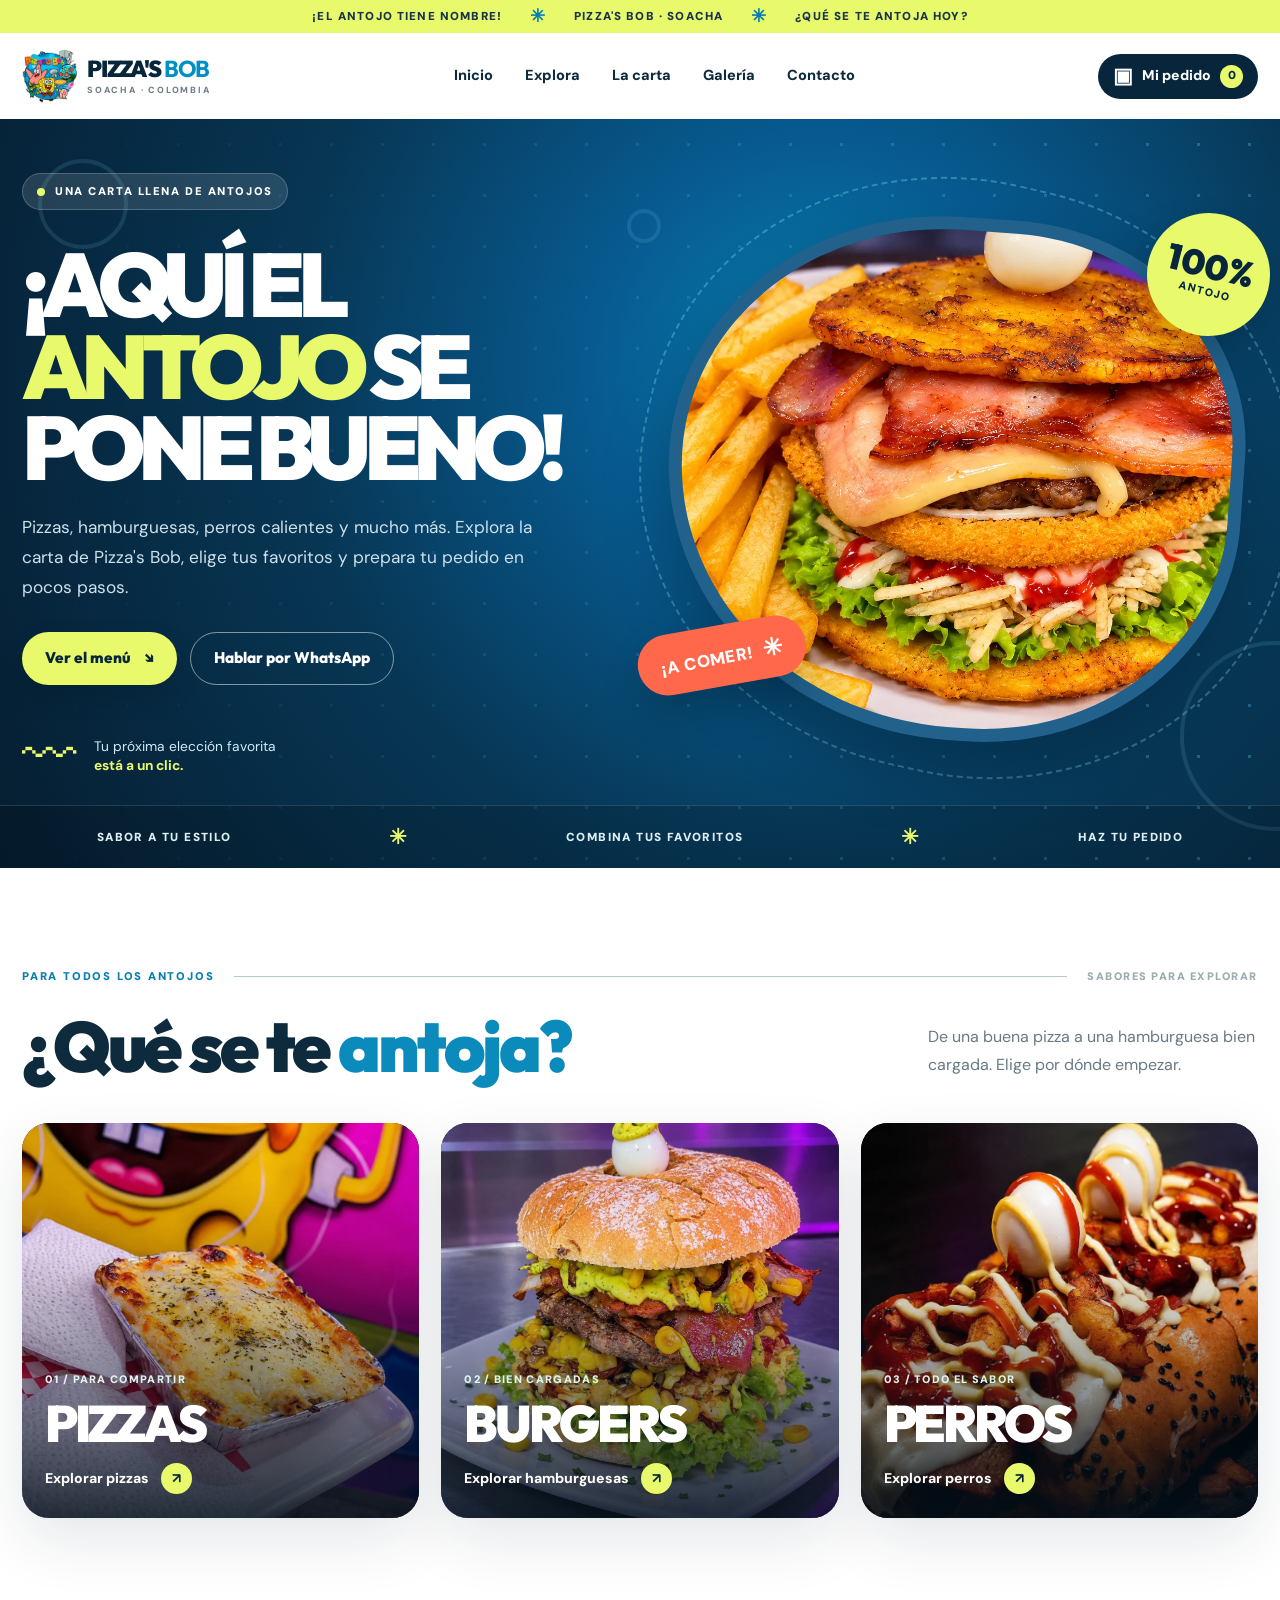
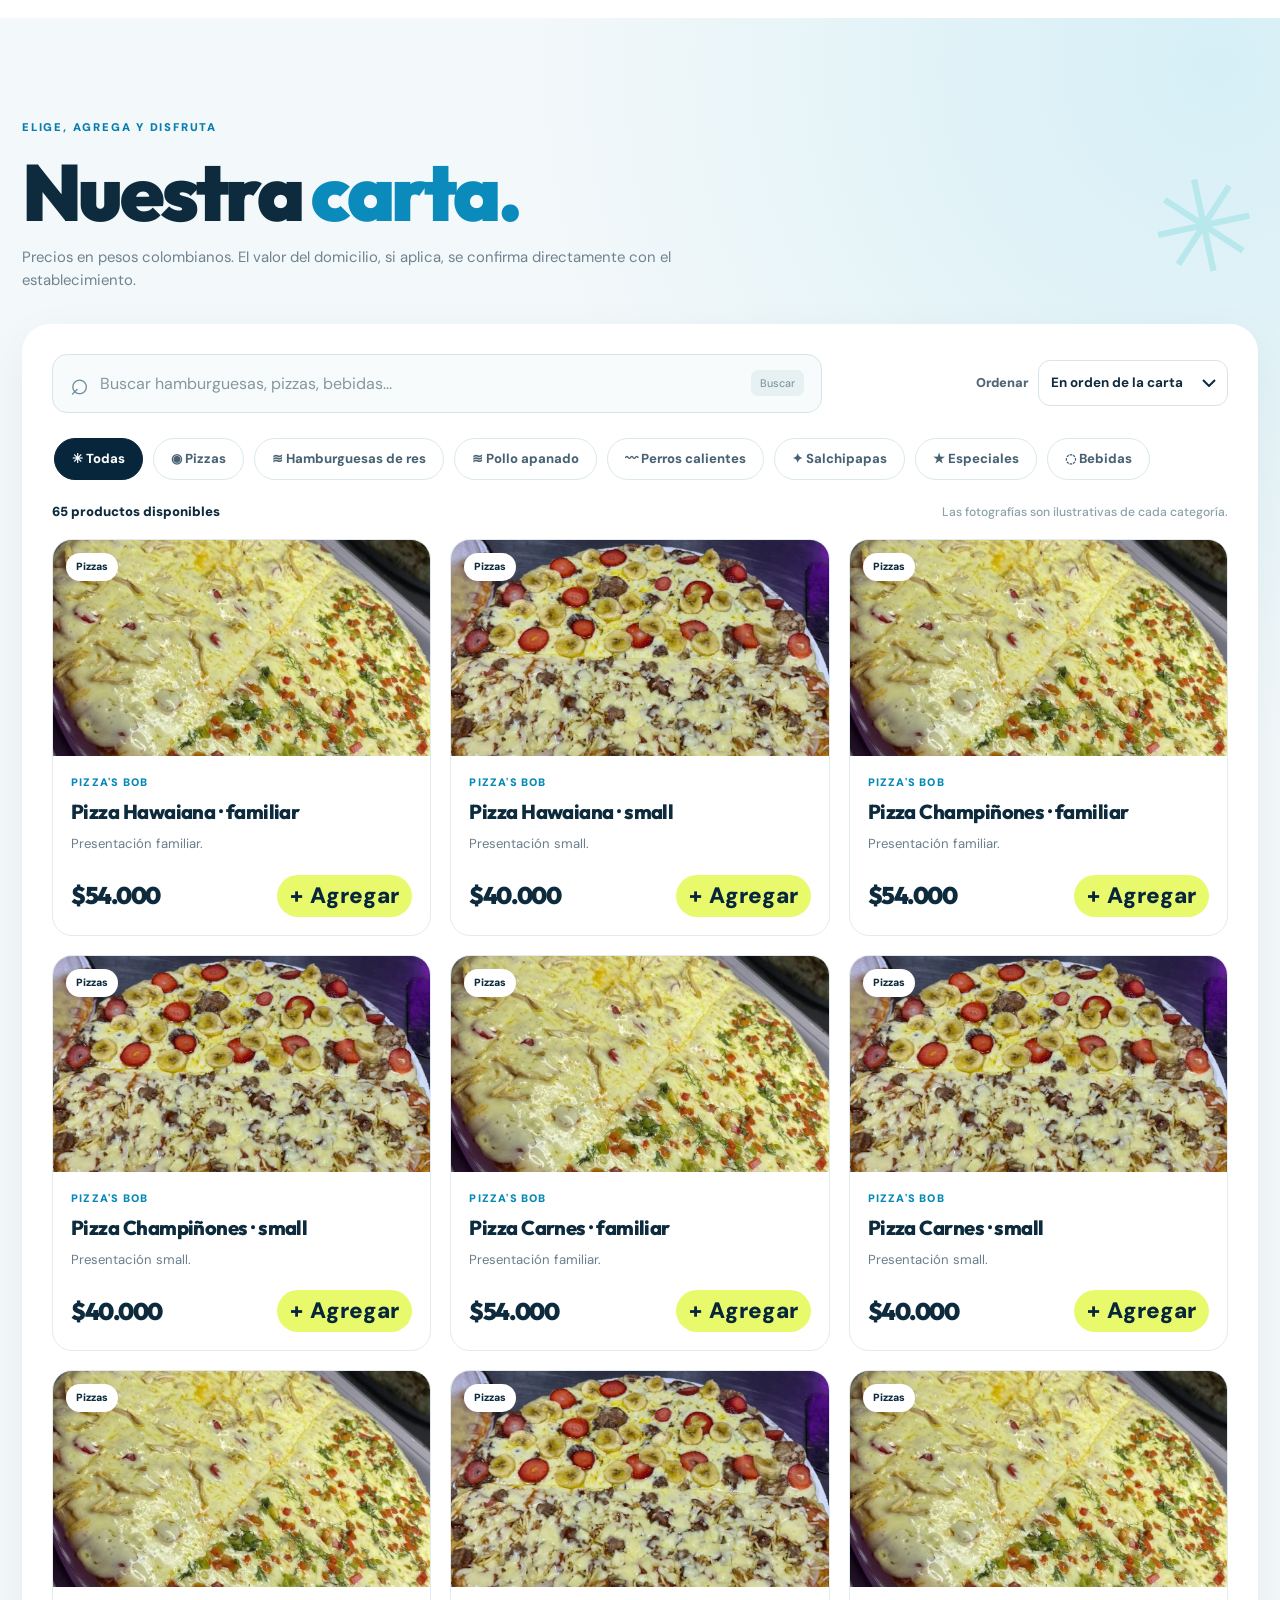
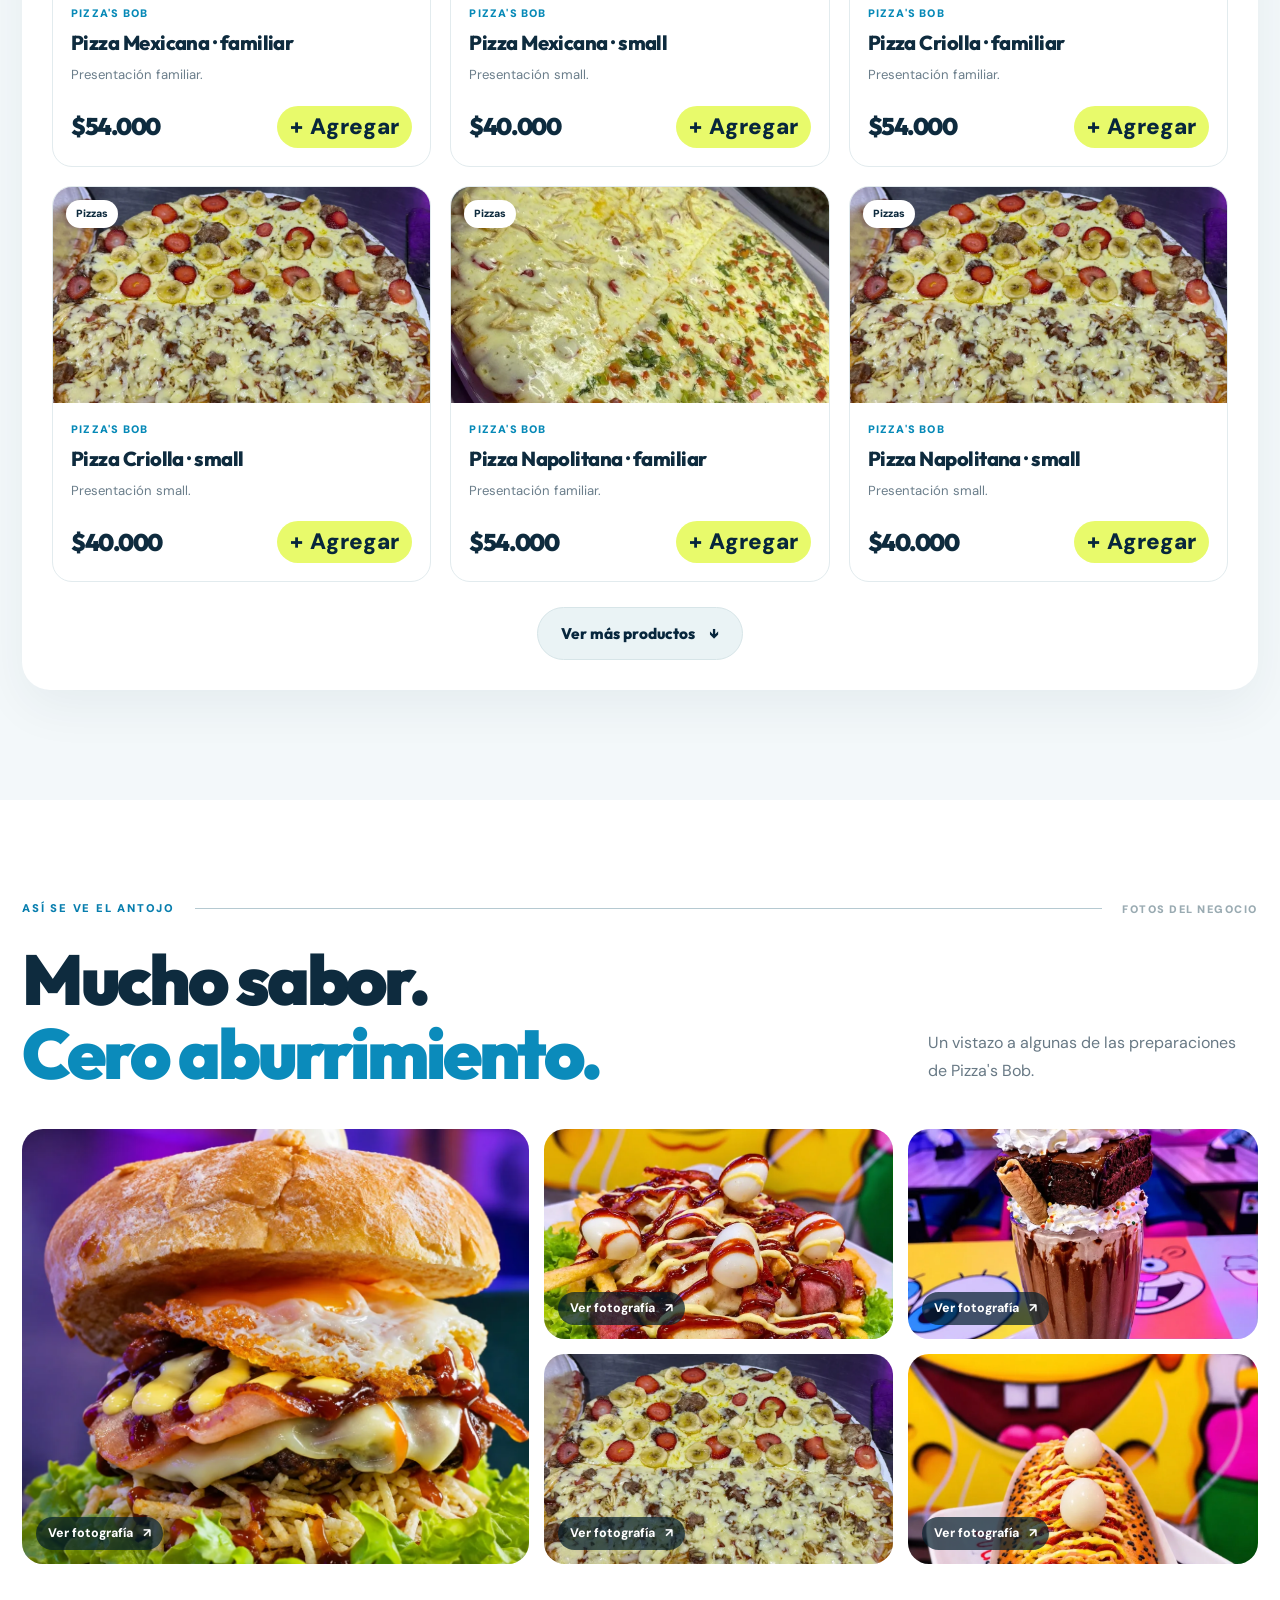
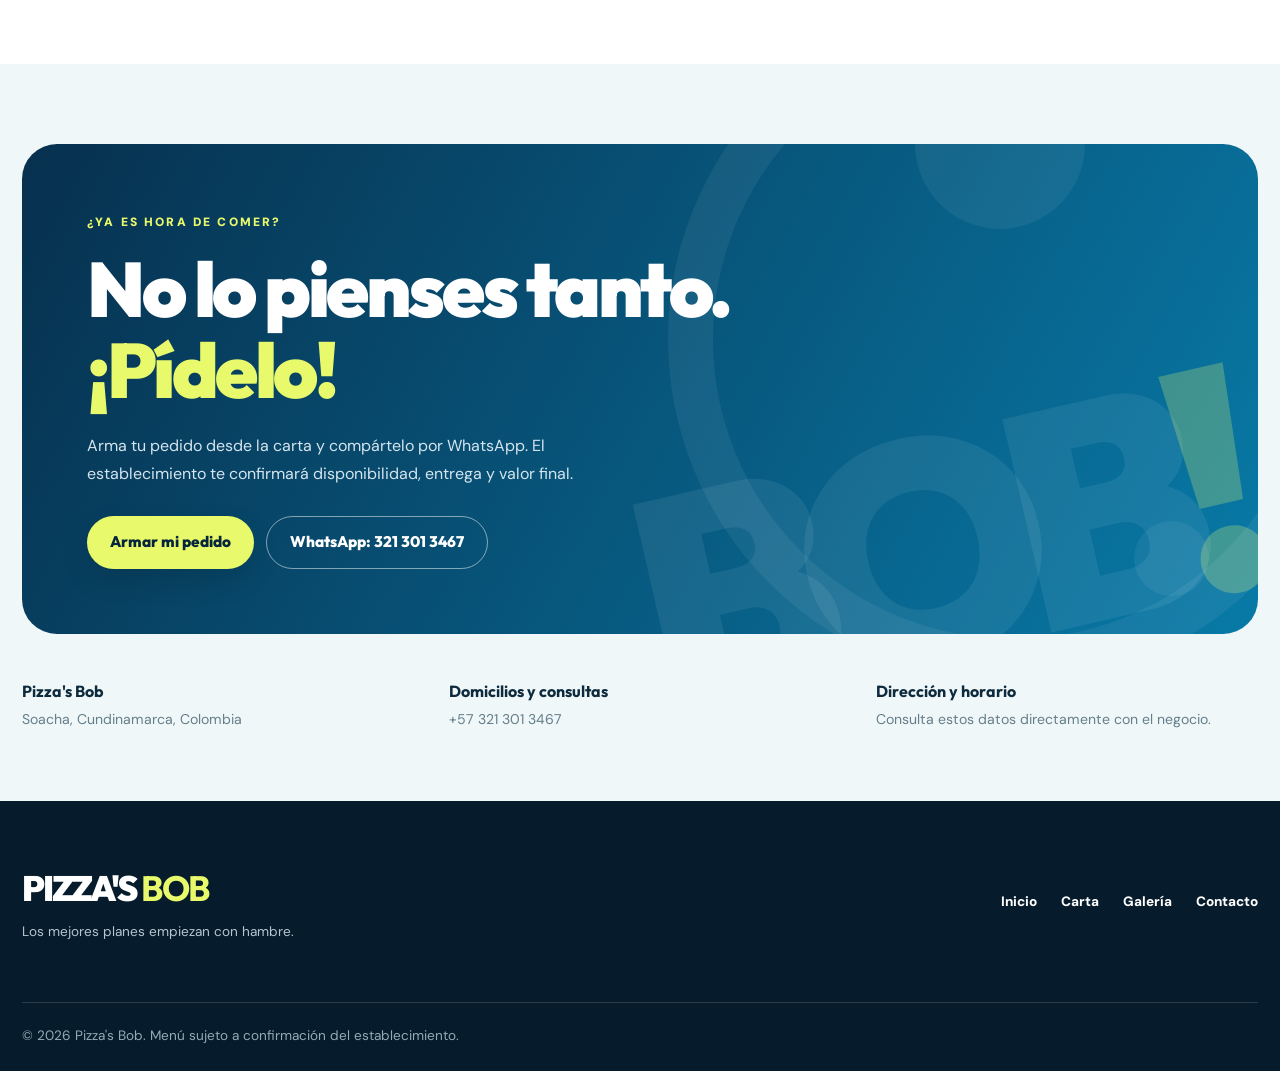
<file: index.html>
<!doctype html>
<html lang="es-CO">
<head>
  <meta charset="utf-8">
  <meta name="viewport" content="width=device-width, initial-scale=1">
  <meta name="theme-color" content="#082841">
  <meta name="description" content="Conoce el menú de Pizza's Bob: pizzas, hamburguesas, perros calientes, salchipapas, especiales y bebidas en Soacha. Arma tu pedido y envíalo por WhatsApp.">
  <title>Pizza's Bob | Un antojo fuera de serie</title>
  <link rel="icon" href="assets/img/logo.webp" type="image/webp">
  <link rel="preconnect" href="https://fonts.googleapis.com">
  <link rel="preconnect" href="https://fonts.gstatic.com" crossorigin>
  <link href="https://fonts.googleapis.com/css2?family=DM+Sans:wght@400;500;600;700;800&family=Outfit:wght@400;500;600;700;800;900&display=swap" rel="stylesheet">
  <link rel="stylesheet" href="assets/css/site.css">
  <script src="assets/js/site.js" defer></script>
</head>
<body>
  <a class="skip-link" href="#menu">Ir al menú</a>
  <div class="announcement"><span>¡El antojo tiene nombre!</span><span class="announcement-star">✳</span><span>Pizza's Bob · Soacha</span><span class="announcement-star">✳</span><span>¿Qué se te antoja hoy?</span></div>
  <header class="site-header" id="inicio">
    <div class="container nav-bar">
      <a class="brand" href="#inicio" aria-label="Pizza's Bob, inicio">
        <img src="assets/img/logo.webp" alt="Logo de Pizza's Bob" width="52" height="52">
        <span>PIZZA'S <b>BOB</b><small>SOACHA · COLOMBIA</small></span>
      </a>
      <nav class="site-nav" id="mainNav" aria-label="Navegación principal">
        <a href="#inicio">Inicio</a>
        <a href="#destacados">Explora</a>
        <a href="#menu">La carta</a>
        <a href="#galeria">Galería</a>
        <a href="#contacto">Contacto</a>
      </nav>
      <div class="nav-actions">
        <button class="cart-trigger" id="openCart" type="button" aria-label="Abrir carrito de pedidos"><span class="cart-icon" aria-hidden="true">▣</span><span>Mi pedido</span><span class="cart-badge" id="cartCount">0</span></button>
        <button class="menu-toggle" id="menuToggle" type="button" aria-controls="mainNav" aria-expanded="false" aria-label="Abrir menú"><span></span><span></span><span></span></button>
      </div>
    </div>
  </header>

  <main>
    <section class="hero" aria-labelledby="hero-title">
      <div class="hero-bubble bubble-one"></div><div class="hero-bubble bubble-two"></div><div class="hero-bubble bubble-three"></div>
      <div class="container hero-grid">
        <div class="hero-copy">
          <div class="eyebrow"><span class="eyebrow-dot"></span> UNA CARTA LLENA DE ANTOJOS</div>
          <h1 id="hero-title">¡Aquí el<br><em>antojo</em> se<br>pone <span class="hero-highlight">BUENO!</span></h1>
          <p>Pizzas, hamburguesas, perros calientes y mucho más. Explora la carta de Pizza's Bob, elige tus favoritos y prepara tu pedido en pocos pasos.</p>
          <div class="hero-buttons"><a href="#menu" class="btn btn-lime">Ver el menú <span aria-hidden="true">↘</span></a><a href="https://wa.me/573213013467" class="btn btn-outline" target="_blank" rel="noopener noreferrer">Hablar por WhatsApp</a></div>
          <div class="hero-signature"><span class="hero-squiggle" aria-hidden="true">〰</span><span>Tu próxima elección favorita<br><strong>está a un clic.</strong></span></div>
        </div>
        <div class="hero-art" aria-label="Fotografía de una hamburguesa de Pizza's Bob">
          <div class="hero-orbit"></div>
          <div class="hero-photo"><img src="assets/img/burger-hero.webp" alt="Hamburguesa de Pizza's Bob con patacón, queso y vegetales" fetchpriority="high"></div>
          <div class="hero-sticker sticker-top"><span>100%</span><small>ANTOJO</small></div>
          <div class="hero-sticker sticker-bottom">¡A COMER! <span aria-hidden="true">✳</span></div>
        </div>
      </div>
      <div class="hero-bottom-line"><div class="container"><span>SABOR A TU ESTILO</span><span class="little-flower" aria-hidden="true">✳</span><span>COMBINA TUS FAVORITOS</span><span class="little-flower" aria-hidden="true">✳</span><span>HAZ TU PEDIDO</span></div></div>
    </section>

    <section class="intro-section" id="destacados" aria-labelledby="intro-title">
      <div class="container">
        <div class="section-topline"><span class="section-kicker">PARA TODOS LOS ANTOJOS</span><span class="tiny-line"></span><span class="section-side-label">SABORES PARA EXPLORAR</span></div>
        <div class="section-heading-row"><h2 id="intro-title">¿Qué se te <span>antoja?</span></h2><p>De una buena pizza a una hamburguesa bien cargada. Elige por dónde empezar.</p></div>
        <div class="feature-grid">
          <a class="feature-card feature-pizza" href="#menu" data-go-category="Pizzas"><img src="assets/img/pizza-bbq.webp" alt="Pizza preparada por Pizza's Bob" loading="lazy"><div class="feature-shade"></div><div class="feature-content"><span class="feature-index">01 / PARA COMPARTIR</span><h3>PIZZAS</h3><span class="feature-action">Explorar pizzas <b aria-hidden="true">↗</b></span></div></a>
          <a class="feature-card feature-burger" href="#menu" data-go-category="Hamburguesas de res"><img src="assets/img/burger-super.webp" alt="Hamburguesa de Pizza's Bob con carne, vegetales y salsas" loading="lazy"><div class="feature-shade"></div><div class="feature-content"><span class="feature-index">02 / BIEN CARGADAS</span><h3>BURGERS</h3><span class="feature-action">Explorar hamburguesas <b aria-hidden="true">↗</b></span></div></a>
          <a class="feature-card feature-perro" href="#menu" data-go-category="Perros calientes"><img src="assets/img/perro-super.webp" alt="Perro caliente preparado por Pizza's Bob" loading="lazy"><div class="feature-shade"></div><div class="feature-content"><span class="feature-index">03 / TODO EL SABOR</span><h3>PERROS</h3><span class="feature-action">Explorar perros <b aria-hidden="true">↗</b></span></div></a>
        </div>
      </div>
    </section>

    <section class="menu-section" id="menu" aria-labelledby="menu-title">
      <div class="container">
        <div class="menu-heading"><div><span class="section-kicker">ELIGE, AGREGA Y DISFRUTA</span><h2 id="menu-title">Nuestra <span>carta.</span></h2><p>Precios en pesos colombianos. El valor del domicilio, si aplica, se confirma directamente con el establecimiento.</p></div><div class="menu-doodle" aria-hidden="true">✳</div></div>
        <div class="catalog-panel">
          <div class="catalog-toolbar">
            <label class="search-box" for="catalogSearch"><span aria-hidden="true">⌕</span><input id="catalogSearch" type="search" placeholder="Buscar hamburguesas, pizzas, bebidas..." autocomplete="off"><kbd>Buscar</kbd></label>
            <div class="sort-wrap"><label for="sortProducts">Ordenar</label><select id="sortProducts"><option value="featured">En orden de la carta</option><option value="priceAsc">Precio: menor a mayor</option><option value="priceDesc">Precio: mayor a menor</option><option value="name">Nombre: A–Z</option></select></div>
          </div>
          <div class="category-filters" id="categoryFilters" role="group" aria-label="Filtrar productos por categoría"></div>
          <div class="catalog-result-bar"><span id="resultCount" aria-live="polite">Cargando la carta...</span><span class="photo-note">Las fotografías son ilustrativas de cada categoría.</span></div>
          <div class="product-grid" id="productGrid" aria-live="polite"></div>
          <div class="catalog-empty" id="catalogEmpty" hidden><h3>No encontramos resultados</h3><p>Prueba con otra búsqueda o cambia de categoría.</p><button type="button" class="btn btn-dark" id="clearFilters">Ver toda la carta</button></div>
          <div class="catalog-footer"><button type="button" class="btn btn-load" id="loadMore" hidden>Ver más productos <span aria-hidden="true">↓</span></button></div>
        </div>
      </div>
    </section>

    <section class="gallery-section" id="galeria" aria-labelledby="gallery-title">
      <div class="container"><div class="section-topline"><span class="section-kicker">ASÍ SE VE EL ANTOJO</span><span class="tiny-line"></span><span class="section-side-label">FOTOS DEL NEGOCIO</span></div><div class="section-heading-row"><h2 id="gallery-title">Mucho sabor.<br><span>Cero aburrimiento.</span></h2><p>Un vistazo a algunas de las preparaciones de Pizza's Bob.</p></div>
        <div class="gallery-grid">
          <button class="gallery-item big" data-lightbox="assets/img/burger-texana.webp" data-alt="Hamburguesa de Pizza's Bob"><img src="assets/img/burger-texana.webp" alt="Hamburguesa con vegetales y salsas" loading="lazy"><span>Ver fotografía <b aria-hidden="true">↗</b></span></button>
          <button class="gallery-item" data-lightbox="assets/img/salchipapa-grande.webp" data-alt="Salchipapa de Pizza's Bob"><img src="assets/img/salchipapa-grande.webp" alt="Salchipapa con salsas y variedad de ingredientes" loading="lazy"><span>Ver fotografía <b aria-hidden="true">↗</b></span></button>
          <button class="gallery-item" data-lightbox="assets/img/malteada-brownie.webp" data-alt="Malteada de Pizza's Bob"><img src="assets/img/malteada-brownie.webp" alt="Malteada de chocolate con brownie y crema" loading="lazy"><span>Ver fotografía <b aria-hidden="true">↗</b></span></button>
          <button class="gallery-item" data-lightbox="assets/img/pizza-especial.webp" data-alt="Pizza de Pizza's Bob"><img src="assets/img/pizza-especial.webp" alt="Pizza de Pizza's Bob con queso y toppings" loading="lazy"><span>Ver fotografía <b aria-hidden="true">↗</b></span></button>
          <button class="gallery-item" data-lightbox="assets/img/perro-especial.webp" data-alt="Perro caliente de Pizza's Bob"><img src="assets/img/perro-especial.webp" alt="Perro caliente con queso y salsas" loading="lazy"><span>Ver fotografía <b aria-hidden="true">↗</b></span></button>
        </div>
      </div>
    </section>

    <section class="cta-section" id="contacto" aria-labelledby="cta-title"><div class="container"><div class="cta-box"><div class="cta-orb orb-a"></div><div class="cta-orb orb-b"></div><div class="cta-content"><span class="cta-overline">¿YA ES HORA DE COMER?</span><h2 id="cta-title">No lo pienses tanto.<br><em>¡Pídelo!</em></h2><p>Arma tu pedido desde la carta y compártelo por WhatsApp. El establecimiento te confirmará disponibilidad, entrega y valor final.</p><div class="cta-buttons"><button type="button" id="ctaCart" class="btn btn-lime">Armar mi pedido</button><a class="btn btn-outline" href="https://wa.me/573213013467" target="_blank" rel="noopener noreferrer">WhatsApp: 321 301 3467</a></div></div><div class="cta-mark" aria-hidden="true">BOB<span>!</span></div></div>
      <div class="contact-info"><div><strong>Pizza's Bob</strong><span>Soacha, Cundinamarca, Colombia</span></div><div><strong>Domicilios y consultas</strong><a href="https://wa.me/573213013467" target="_blank" rel="noopener noreferrer">+57 321 301 3467</a></div><div><strong>Dirección y horario</strong><span>Consulta estos datos directamente con el negocio.</span></div></div>
    </div></section>
  </main>

  <footer class="footer"><div class="container footer-content"><div><span class="footer-wordmark">PIZZA'S <b>BOB</b></span><p>Los mejores planes empiezan con hambre.</p></div><div class="footer-links"><a href="#inicio">Inicio</a><a href="#menu">Carta</a><a href="#galeria">Galería</a><a href="#contacto">Contacto</a></div><p class="footer-bottom">© <span id="year"></span> Pizza's Bob. Menú sujeto a confirmación del establecimiento.</p></div></footer>

  <button class="floating-cart" id="floatingCart" type="button" aria-label="Ver carrito de pedidos"><span aria-hidden="true">▣</span><span id="floatingCount">0</span></button>
  <div class="drawer-overlay" id="cartOverlay" hidden></div>
  <aside class="cart-drawer" id="cartDrawer" role="dialog" aria-modal="true" aria-labelledby="cartTitle" aria-hidden="true"><div class="drawer-header"><div><span class="section-kicker">CASI LISTO PARA PEDIR</span><h2 id="cartTitle">Tu pedido</h2></div><button class="icon-button" id="closeCart" type="button" aria-label="Cerrar carrito">×</button></div><div class="drawer-content"><div id="cartItems"></div><div id="cartEmpty" class="cart-empty"><span class="cart-empty-icon">▣</span><h3>Tu carrito está esperando</h3><p>Agrega tus favoritos desde nuestra carta.</p></div></div><div class="cart-checkout"><div class="cart-total"><span>Subtotal de productos</span><strong id="cartTotal">$0</strong></div><p class="cart-notice">El valor del domicilio no está incluido. El pedido y el total se confirman por WhatsApp.</p><div class="checkout-fields"><label>Tu nombre (opcional)<input id="customerName" maxlength="70" autocomplete="name" placeholder="¿Cómo te llamas?"></label><label>Dirección o indicaciones (opcional)<textarea id="customerAddress" maxlength="300" rows="2" placeholder="Dirección, referencias o detalles del pedido"></textarea></label></div><button id="sendOrder" class="btn btn-whatsapp" type="button" disabled>Enviar pedido por WhatsApp <span aria-hidden="true">↗</span></button></div></aside>
  <dialog id="optionsDialog" class="options-dialog"><form method="dialog" id="optionsForm"><button class="icon-button options-close" type="submit" value="cancel" aria-label="Cerrar">×</button><span class="section-kicker">PERSONALIZA TU PRODUCTO</span><h3 id="optionsTitle">Elige una opción</h3><label id="optionsLabel" for="optionsSelect">Sabor</label><select id="optionsSelect" required></select><div class="options-actions"><button type="submit" value="cancel" class="btn btn-soft">Cancelar</button><button type="button" id="confirmOption" class="btn btn-dark">Agregar al pedido</button></div></form></dialog>
  <dialog id="photoDialog" class="photo-dialog"><button type="button" class="icon-button photo-close" id="closePhoto" aria-label="Cerrar foto">×</button><img id="photoFull" alt="Fotografía ampliada"><p id="photoCaption"></p></dialog>
</body>
</html>
</file>
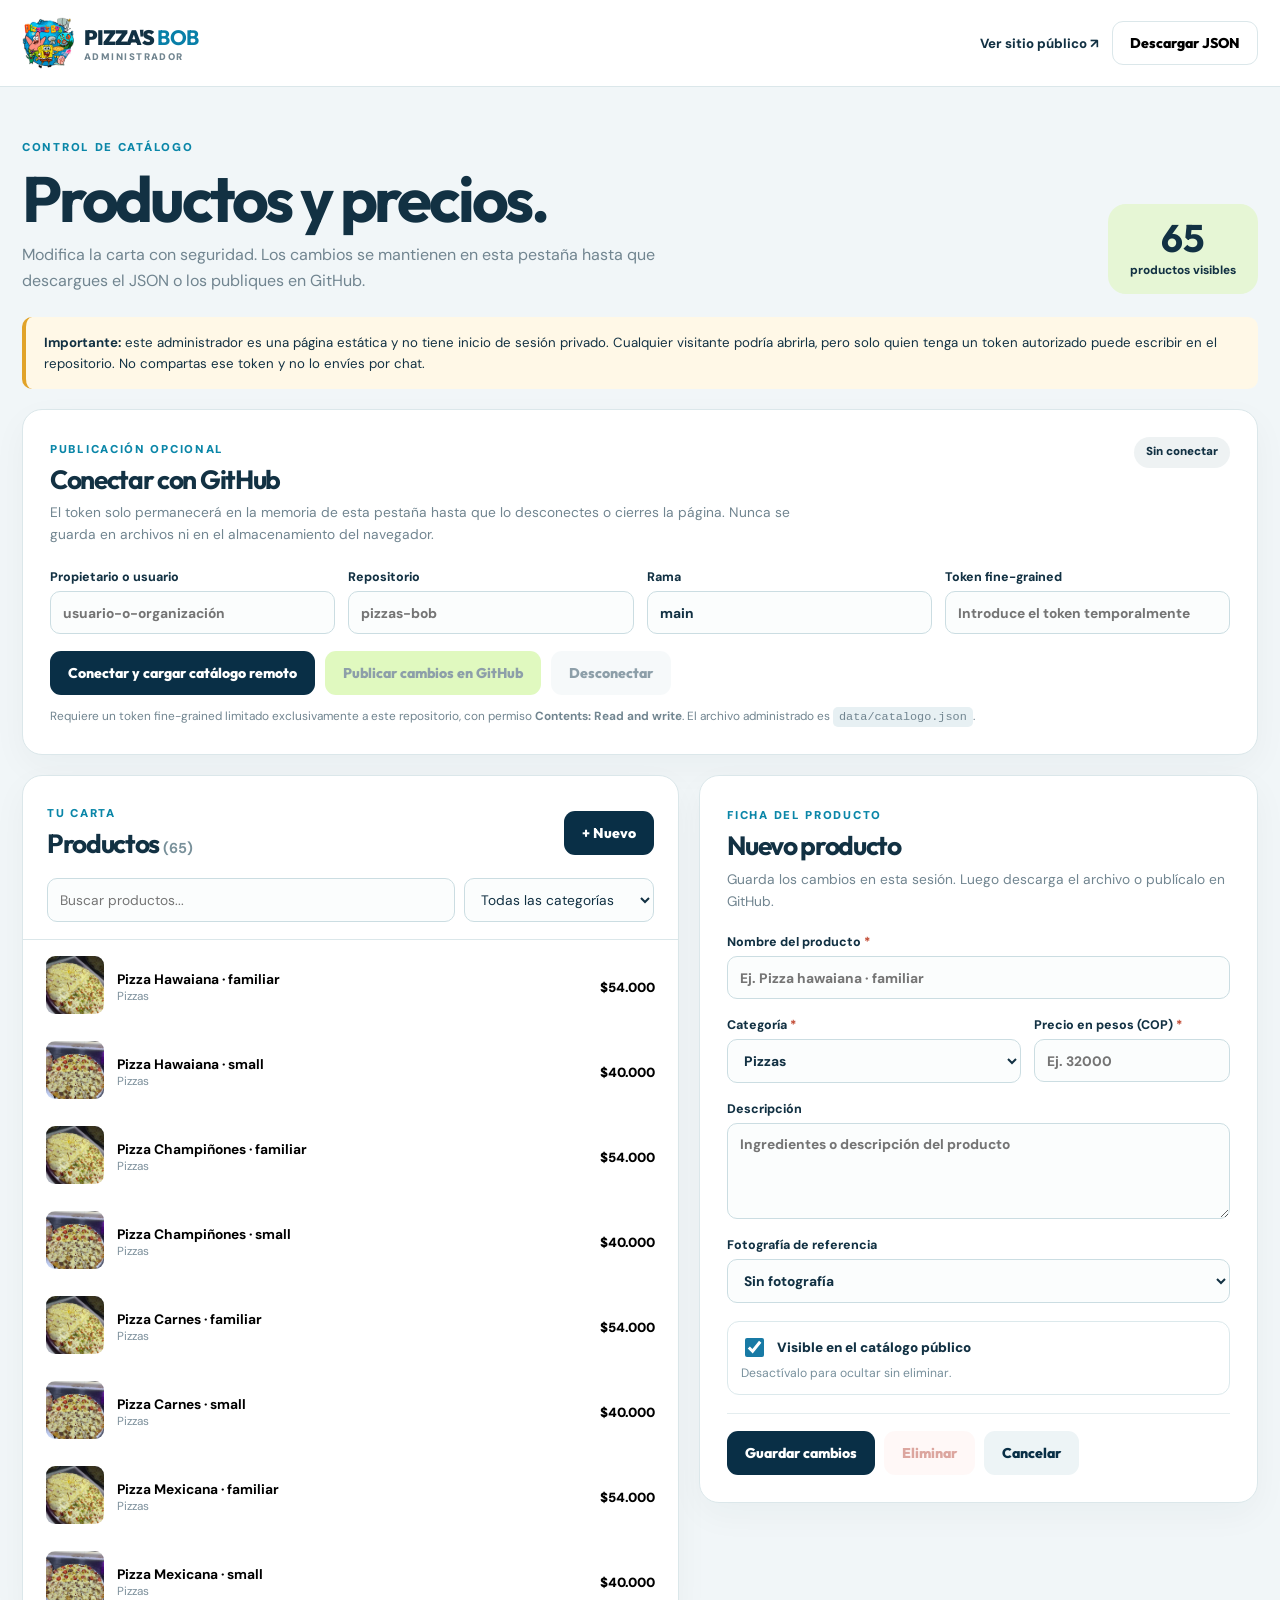
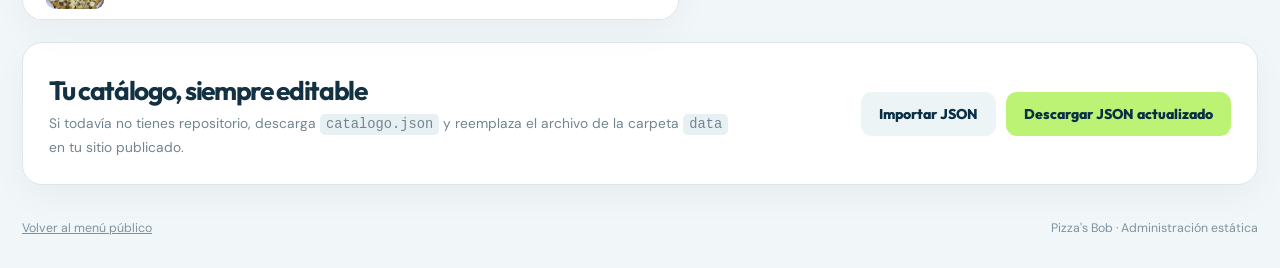
<file: admin.html>
<!doctype html>
<html lang="es-CO">
<head>
  <meta charset="utf-8"><meta name="viewport" content="width=device-width,initial-scale=1"><meta name="theme-color" content="#092d43">
  <title>Administrador de catálogo | Pizza's Bob</title>
  <link rel="icon" href="assets/img/logo.webp" type="image/webp"><link rel="preconnect" href="https://fonts.googleapis.com"><link rel="preconnect" href="https://fonts.gstatic.com" crossorigin>
  <link href="https://fonts.googleapis.com/css2?family=DM+Sans:wght@400;500;600;700;800&family=Outfit:wght@500;600;700;800;900&display=swap" rel="stylesheet"><link rel="stylesheet" href="assets/css/admin.css">
  <script src="assets/js/admin.js" defer></script>
</head>
<body>
  <header class="admin-header"><div class="container header-inner"><a class="header-brand" href="index.html"><img src="assets/img/logo.webp" alt="Logo Pizza's Bob"><span>PIZZA'S <b>BOB</b><small>ADMINISTRADOR</small></span></a><nav><a href="index.html" target="_blank" rel="noopener noreferrer">Ver sitio público ↗</a><button id="exportTop" class="button button-outline" type="button">Descargar JSON</button></nav></div></header>
  <main class="container">
    <div class="intro"><div><span class="overline">CONTROL DE CATÁLOGO</span><h1>Productos y precios.</h1><p>Modifica la carta con seguridad. Los cambios se mantienen en esta pestaña hasta que descargues el JSON o los publiques en GitHub.</p></div><div class="count-box"><strong id="activeCount">—</strong><span>productos visibles</span></div></div>

    <section class="notice" aria-label="Información de seguridad"><strong>Importante:</strong> este administrador es una página estática y no tiene inicio de sesión privado. Cualquier visitante podría abrirla, pero solo quien tenga un token autorizado puede escribir en el repositorio. No compartas ese token y no lo envíes por chat.</section>

    <section class="github-panel" aria-labelledby="githubTitle"><div class="panel-title-row"><div><span class="overline">PUBLICACIÓN OPCIONAL</span><h2 id="githubTitle">Conectar con GitHub</h2><p>El token solo permanecerá en la memoria de esta pestaña hasta que lo desconectes o cierres la página. Nunca se guarda en archivos ni en el almacenamiento del navegador.</p></div><div id="connectStatus" class="status-pill">Sin conectar</div></div><form id="githubForm" autocomplete="off"><div class="github-fields"><label>Propietario o usuario<input id="repoOwner" placeholder="usuario-o-organización" autocomplete="off" spellcheck="false" required></label><label>Repositorio<input id="repoName" placeholder="pizzas-bob" autocomplete="off" spellcheck="false" required></label><label>Rama<input id="repoBranch" value="main" placeholder="main" autocomplete="off" spellcheck="false" required></label><label>Token fine-grained<input id="githubToken" type="password" placeholder="Introduce el token temporalmente" autocomplete="new-password" spellcheck="false" required></label></div><div class="github-actions"><button type="submit" id="connectGitHub" class="button button-dark">Conectar y cargar catálogo remoto</button><button type="button" id="pushGitHub" class="button button-green" disabled>Publicar cambios en GitHub</button><button type="button" id="disconnectGitHub" class="button button-quiet" disabled>Desconectar</button></div></form><p class="form-note">Requiere un token fine-grained limitado exclusivamente a este repositorio, con permiso <strong>Contents: Read and write</strong>. El archivo administrado es <code>data/catalogo.json</code>.</p></section>

    <div id="statusMessage" class="feedback" role="status" aria-live="polite" hidden></div>
    <section class="admin-layout"><div class="list-panel"><div class="list-header"><div><span class="overline">TU CARTA</span><h2>Productos <span id="productCount"></span></h2></div><button type="button" id="newProduct" class="button button-dark">+ Nuevo</button></div><div class="list-controls"><input id="adminSearch" type="search" placeholder="Buscar productos..." aria-label="Buscar productos"><select id="adminCategory" aria-label="Filtrar por categoría"><option value="Todas">Todas las categorías</option></select></div><div class="products-list" id="productsList" aria-label="Lista de productos"></div></div>
      <div class="edit-panel"><div class="edit-header"><span class="overline">FICHA DEL PRODUCTO</span><h2 id="editTitle">Nuevo producto</h2><p>Guarda los cambios en esta sesión. Luego descarga el archivo o publícalo en GitHub.</p></div><form id="productForm"><input id="productId" type="hidden"><label>Nombre del producto <span class="required">*</span><input id="productName" maxlength="110" placeholder="Ej. Pizza hawaiana · familiar" required></label><div class="form-grid"><label>Categoría <span class="required">*</span><select id="productCategory" required></select></label><label>Precio en pesos (COP) <span class="required">*</span><input id="productPrice" type="number" min="0" max="10000000" step="1" placeholder="Ej. 32000" required></label></div><label>Descripción<textarea id="productDescription" rows="4" maxlength="650" placeholder="Ingredientes o descripción del producto"></textarea></label><label>Fotografía de referencia<select id="productImage"><option value="">Sin fotografía</option></select></label><div class="switch-row"><label class="checkbox-label"><input id="productAvailable" type="checkbox" checked><span>Visible en el catálogo público</span></label><span>Desactívalo para ocultar sin eliminar.</span></div><div class="edit-actions"><button type="submit" class="button button-dark">Guardar cambios</button><button id="deleteProduct" type="button" class="button button-danger" disabled>Eliminar</button><button id="resetEditor" type="button" class="button button-quiet">Cancelar</button></div></form></div>
    </section>
    <section class="bottom-panel"><div><h2>Tu catálogo, siempre editable</h2><p>Si todavía no tienes repositorio, descarga <code>catalogo.json</code> y reemplaza el archivo de la carpeta <code>data</code> en tu sitio publicado.</p></div><div class="bottom-actions"><button id="importJson" type="button" class="button button-quiet">Importar JSON</button><button id="exportJson" type="button" class="button button-green">Descargar JSON actualizado</button></div><input id="importFile" type="file" accept=".json,application/json" hidden></section>
    <footer class="admin-footer"><a href="index.html">Volver al menú público</a><span>Pizza's Bob · Administración estática</span></footer>
  </main>
</body>
</html>
</file>
<file: assets/css/site.css>
:root{--navy:#07263c;--navy-deep:#061b2b;--blue:#086da8;--sky:#05a9d6;--lime:#e8fa6b;--coral:#ff684a;--ink:#0e2b3e;--muted:#687985;--light:#f3f8fa;--white:#fff;--line:#dfebed;--shadow:0 22px 60px rgba(4,33,53,.11)}
*{box-sizing:border-box}html{scroll-behavior:smooth;scroll-padding-top:96px}body{margin:0;font-family:'DM Sans',Arial,sans-serif;color:var(--ink);background:#fff;font-size:16px;line-height:1.55}button,input,select,textarea{font:inherit}button,a{-webkit-tap-highlight-color:transparent}button{cursor:pointer}a{color:inherit;text-decoration:none}img{display:block;max-width:100%}p,h1,h2,h3{margin-top:0}h1,h2,h3,.footer-wordmark{font-family:Outfit,'Arial Black',sans-serif}h2{font-weight:900;letter-spacing:-.045em;line-height:1.05}::selection{background:var(--lime);color:var(--navy)}:focus-visible{outline:3px solid var(--coral);outline-offset:4px}[hidden]{display:none!important}.container{width:min(1240px,calc(100% - 44px));margin-inline:auto}.skip-link{position:fixed;z-index:500;top:-100px;left:16px;background:#fff;padding:12px 18px}.skip-link:focus{top:12px}.announcement{min-height:33px;background:var(--lime);display:flex;align-items:center;justify-content:center;gap:28px;color:#173449;font-size:.72rem;font-weight:900;letter-spacing:.1em;text-transform:uppercase}.announcement-star{font-size:1.1rem;color:#007cb4}.site-header{background:#fff;position:sticky;top:0;z-index:60;box-shadow:0 1px 0 rgba(9,45,69,.09)}.nav-bar{height:86px;display:flex;align-items:center;justify-content:space-between;gap:26px}.brand{display:flex;align-items:center;gap:10px;flex-shrink:0}.brand img{width:55px;height:55px;object-fit:contain;border-radius:14px}.brand>span{font-family:Outfit,sans-serif;font-size:1.44rem;font-weight:900;line-height:1.05;letter-spacing:-.05em;color:var(--navy)}.brand b{color:#008fc4}.brand small{display:block;font-family:'DM Sans',sans-serif;letter-spacing:.2em;font-size:.56rem;font-weight:800;margin-top:5px;color:#6d7d86}.site-nav{display:flex;align-items:center;gap:32px}.site-nav a{font-weight:800;font-size:.91rem;position:relative;white-space:nowrap}.site-nav a:after{content:'';position:absolute;bottom:-8px;left:0;width:0;height:3px;border-radius:3px;background:var(--coral);transition:width .2s}.site-nav a:hover:after,.site-nav a:focus-visible:after{width:100%}.nav-actions{display:flex;gap:12px;align-items:center}.cart-trigger{background:var(--navy);border:0;color:#fff;display:flex;align-items:center;gap:9px;padding:11px 15px;border-radius:100px;font-weight:800;font-size:.88rem;white-space:nowrap;transition:transform .2s,background .2s}.cart-trigger:hover{transform:translateY(-2px);background:#075786}.cart-icon{font-size:1.3rem;line-height:1}.cart-badge{display:grid;place-items:center;border-radius:100%;background:var(--lime);color:var(--navy);font-size:.72rem;font-weight:900;min-width:23px;height:23px;padding:0 5px}.menu-toggle{display:none;flex-direction:column;justify-content:center;gap:5px;border:1px solid var(--line);background:#fff;width:44px;height:44px;border-radius:13px;padding:10px}.menu-toggle span{height:2px;background:var(--navy);width:100%;border-radius:2px}
.btn{border:0;border-radius:100px;min-height:53px;padding:13px 23px;font-family:Outfit,sans-serif;font-weight:800;font-size:.96rem;display:inline-flex;align-items:center;justify-content:center;gap:14px;transition:transform .2s,box-shadow .2s,background .2s;text-align:center}.btn:hover{transform:translateY(-3px)}.btn-lime{background:var(--lime);color:var(--navy);box-shadow:0 12px 28px rgba(0,0,0,.12)}.btn-lime:hover{background:#efff95}.btn-outline{background:transparent;color:#fff;border:1px solid rgba(255,255,255,.5)}.btn-outline:hover{background:rgba(255,255,255,.1)}.btn-dark{background:var(--navy);color:#fff}.btn-soft{background:#eaf2f5;color:var(--navy)}
.hero{background:radial-gradient(circle at 64% 33%,#087fb0 0%,#075b91 23%,#073654 55%,#061d30 100%);color:white;position:relative;isolation:isolate;overflow:hidden}.hero:before{content:'';position:absolute;inset:0;z-index:-1;opacity:.33;background-image:radial-gradient(#56c8f2 1.5px,transparent 1.5px);background-size:51px 51px;mask-image:linear-gradient(to right,transparent,#000)}.hero-grid{min-height:625px;display:grid;grid-template-columns:51% 49%;align-items:center;padding:54px 0 85px;position:relative}.hero-copy{position:relative;z-index:2}.eyebrow{display:inline-flex;align-items:center;gap:10px;background:rgba(255,255,255,.12);border:1px solid rgba(255,255,255,.2);padding:9px 14px;border-radius:100px;letter-spacing:.14em;font-size:.7rem;font-weight:900}.eyebrow-dot{background:var(--lime);width:8px;height:8px;border-radius:100%}.hero h1{font-size:clamp(4.2rem,7vw,7rem);letter-spacing:-.085em;line-height:.91;font-weight:900;margin:33px 0 24px;text-transform:uppercase}.hero h1 em{color:var(--lime);font-style:normal}.hero-highlight{color:#fff;white-space:nowrap}.hero-copy>p{font-size:1.08rem;line-height:1.75;color:#cde1eb;max-width:510px;margin-bottom:29px}.hero-buttons{display:flex;gap:13px;flex-wrap:wrap}.hero-signature{display:flex;gap:18px;align-items:center;margin-top:44px;color:#d2eaf5;font-size:.86rem;line-height:1.35}.hero-signature strong{color:var(--lime)}.hero-squiggle{font-size:3.4rem;color:var(--lime);line-height:1}.hero-art{height:550px;position:relative;display:grid;place-items:center}.hero-photo{width:95%;height:95%;position:relative;border:13px solid rgba(255,255,255,.09);border-radius:50% 44% 47% 54%;overflow:hidden;transform:rotate(4deg);box-shadow:0 30px 65px rgba(0,0,0,.28);background:#0b5180}.hero-photo img{height:100%;width:100%;object-fit:cover;transform:rotate(-4deg) scale(1.14);object-position:center}.hero-orbit{position:absolute;inset:-4% -6% -4% -2%;border:2px dashed rgba(159,234,255,.3);border-radius:48%;transform:rotate(13deg)}.hero-sticker{position:absolute;z-index:2;box-shadow:0 20px 40px rgba(0,0,0,.2)}.sticker-top{background:var(--lime);color:var(--navy);width:123px;height:123px;border-radius:50%;top:10px;right:-12px;transform:rotate(14deg);display:flex;align-items:center;justify-content:center;flex-direction:column}.sticker-top span{font-family:Outfit,sans-serif;font-size:2.2rem;font-weight:900;line-height:.95}.sticker-top small{font-weight:900;letter-spacing:.12em;font-size:.68rem}.sticker-bottom{background:var(--coral);color:white;padding:12px 23px;border-radius:100px;left:-15px;bottom:67px;transform:rotate(-10deg);font-weight:900;font-size:1.06rem;letter-spacing:.03em}.sticker-bottom span{font-size:1.5rem;margin-left:6px}.hero-bubble{position:absolute;border-radius:50%;border:4px solid rgba(128,212,238,.13);pointer-events:none}.bubble-one{height:90px;width:90px;top:40px;left:3%}.bubble-two{height:190px;width:190px;bottom:5%;right:-90px}.bubble-three{height:34px;width:34px;top:12%;left:49%}.hero-bottom-line{position:absolute;bottom:0;left:0;right:0;border-top:1px solid rgba(255,255,255,.13);background:rgba(0,0,0,.15)}.hero-bottom-line .container{display:flex;align-items:center;justify-content:space-around;padding:15px 0;gap:8px;font-size:.73rem;font-weight:900;letter-spacing:.12em;color:#deeff4}.little-flower{color:var(--lime);font-size:1.3rem}
.intro-section,.gallery-section{padding:100px 0}.section-topline{display:flex;align-items:center;gap:20px;margin-bottom:25px}.section-kicker{font-weight:900;color:#087eae;font-size:.7rem;letter-spacing:.16em;text-transform:uppercase}.tiny-line{background:#b5c9d1;height:1px;flex:1}.section-side-label{color:#9aabb2;font-size:.68rem;font-weight:900;letter-spacing:.14em}.section-heading-row{display:flex;justify-content:space-between;align-items:end;gap:45px;margin-bottom:39px}.section-heading-row h2{font-size:clamp(2.8rem,5.5vw,5rem);margin-bottom:0}.section-heading-row h2 span,.menu-heading h2 span{color:#0b8bbb}.section-heading-row p{max-width:330px;line-height:1.75;color:var(--muted);margin-bottom:5px}.feature-grid{display:grid;grid-template-columns:repeat(3,1fr);gap:22px}.feature-card{position:relative;border-radius:27px;overflow:hidden;min-height:395px;background:var(--navy);isolation:isolate;box-shadow:var(--shadow);transition:transform .25s,box-shadow .25s}.feature-card:hover{transform:translateY(-7px);box-shadow:0 26px 50px rgba(4,33,53,.18)}.feature-card img{position:absolute;inset:0;width:100%;height:100%;object-fit:cover;transition:transform .5s}.feature-card:hover img{transform:scale(1.07)}.feature-shade{position:absolute;inset:0;background:linear-gradient(180deg,rgba(4,21,28,.02) 32%,rgba(2,15,25,.85) 100%)}.feature-content{position:absolute;inset:auto 23px 24px;color:#fff}.feature-index{font-size:.68rem;font-weight:900;letter-spacing:.12em;color:#dff4f2}.feature-content h3{font-size:clamp(2.6rem,4vw,4.5rem);font-weight:900;letter-spacing:-.065em;line-height:1;margin:7px 0 14px}.feature-action{font-weight:800;font-size:.88rem;display:flex;align-items:center;gap:12px}.feature-action b{width:31px;height:31px;background:var(--lime);color:var(--navy);display:grid;place-items:center;border-radius:50%}.feature-perro img{object-position:50% 43%}
.menu-section{background:var(--light);padding:96px 0 110px;background-image:radial-gradient(circle at 95% 2%,rgba(0,176,218,.12),transparent 26%)}.menu-heading{display:flex;justify-content:space-between;align-items:end;gap:22px;margin-bottom:31px}.menu-heading h2{font-size:clamp(3.2rem,6.2vw,5.7rem);margin:12px 0}.menu-heading p{color:#6e8290;max-width:660px;margin:0;font-size:.93rem}.menu-doodle{font-size:8rem;line-height:1;color:#b8e8eb;transform:rotate(-12deg)}.catalog-panel{background:#fff;border-radius:28px;padding:30px;box-shadow:0 17px 50px rgba(5,53,76,.06)}.catalog-toolbar{display:flex;justify-content:space-between;gap:18px}.search-box{border:1px solid #d8e4e8;background:#f8fbfc;display:flex;align-items:center;flex:1;border-radius:15px;padding:0 17px;max-width:770px;min-width:0}.search-box>span{font-family:Arial,sans-serif;font-size:2rem;line-height:1;color:#6d8a98;margin-right:9px}.search-box input{border:0;min-width:0;flex:1;outline:none;background:transparent;height:57px;color:var(--ink)}.search-box input::placeholder{color:#8497a0}.search-box kbd{background:#e7f0f2;color:#748d97;font-size:.68rem;font-family:inherit;padding:5px 9px;border-radius:7px;white-space:nowrap}.sort-wrap{display:flex;align-items:center;gap:10px;white-space:nowrap}.sort-wrap label{font-size:.8rem;font-weight:900;color:#516776}.sort-wrap select{border:1px solid #d8e4e8;background:#fff;padding:12px 32px 12px 12px;border-radius:12px;max-width:190px;color:var(--ink);font-size:.84rem;font-weight:700;appearance:none;background-image:url("data:image/svg+xml,%3Csvg xmlns='http://www.w3.org/2000/svg' width='14' height='8'%3E%3Cpath d='m1 1 6 6 6-6' fill='none' stroke='%23072b42' stroke-width='2'/%3E%3C/svg%3E");background-repeat:no-repeat;background-position:right 11px center}.category-filters{display:flex;align-items:center;gap:10px;overflow:auto;padding:25px 2px 22px;scrollbar-width:thin}.filter-chip{border:1px solid #dbe9ec;background:#fff;color:#486274;padding:10px 17px;border-radius:100px;font-size:.82rem;font-weight:800;white-space:nowrap;transition:background .2s,color .2s,border-color .2s}.filter-chip:hover{border-color:#16a9ce}.filter-chip.active{background:var(--navy);color:white;border-color:var(--navy)}.catalog-result-bar{display:flex;justify-content:space-between;gap:15px;align-items:center;margin-bottom:17px;font-weight:900;font-size:.82rem}.photo-note{color:#8ca1a9;font-weight:500;font-size:.76rem}.product-grid{display:grid;grid-template-columns:repeat(3,minmax(0,1fr));gap:19px}.product-card{border:1px solid #e2ebee;border-radius:20px;overflow:hidden;display:flex;flex-direction:column;background:#fff;transition:transform .2s,box-shadow .2s}.product-card:hover{transform:translateY(-4px);box-shadow:0 14px 35px rgba(8,45,65,.08)}.product-photo{height:216px;background:#eaf3f6;position:relative;overflow:hidden}.product-photo img{width:100%;height:100%;object-fit:cover;transition:transform .4s}.product-card:hover .product-photo img{transform:scale(1.06)}.product-tag{position:absolute;top:13px;left:13px;padding:6px 10px;border-radius:100px;background:#fff;font-size:.65rem;font-weight:900;box-shadow:0 4px 14px rgba(0,0,0,.08)}.product-photo-placeholder{display:flex;flex-direction:column;align-items:center;justify-content:center;gap:7px;background:linear-gradient(135deg,#dff8f8,#bde4e9);color:#0d6281}.product-photo-placeholder .placeholder-mark{font-family:Outfit,sans-serif;font-weight:900;font-size:4rem;letter-spacing:-.08em}.product-photo-placeholder small{font-weight:800;letter-spacing:.1em}.product-body{padding:18px;display:flex;flex-direction:column;flex:1}.product-category{font-size:.68rem;font-weight:900;letter-spacing:.11em;color:#0689b7;text-transform:uppercase}.product-body h3{font-size:1.26rem;font-weight:800;line-height:1.19;letter-spacing:-.027em;margin:9px 0 10px}.product-description{color:#6b7e8b;font-size:.82rem;line-height:1.5;margin-bottom:21px;flex:1}.product-footer{display:flex;align-items:center;justify-content:space-between;gap:10px}.product-price{font-family:Outfit,sans-serif;font-size:1.5rem;font-weight:900;letter-spacing:-.06em}.add-button{background:var(--lime);color:var(--navy);border:0;border-radius:100px;height:42px;min-width:42px;padding:0 13px;display:inline-flex;gap:7px;align-items:center;justify-content:center;font-weight:900;font-size:.8rem;transition:transform .2s,background .2s}.add-button span{font-size:1.4rem;line-height:1}.add-button:hover{background:#d7f64e;transform:scale(1.04)}.catalog-footer{text-align:center;margin-top:25px}.btn-load{background:#eaf3f5;color:var(--navy);border:1px solid #d7e5e8}.catalog-empty{text-align:center;padding:45px 10px}.catalog-empty h3{font-size:2rem;margin:0}.catalog-empty p{color:var(--muted)}
.gallery-section{background:#fff}.gallery-grid{display:grid;grid-template-columns:1.45fr 1fr 1fr;grid-template-rows:210px 210px;gap:15px}.gallery-item{position:relative;border:0;border-radius:21px;overflow:hidden;background:#e1edf0;padding:0;text-align:left}.gallery-item.big{grid-row:span 2}.gallery-item img{height:100%;width:100%;object-fit:cover;transition:transform .35s}.gallery-item:hover img{transform:scale(1.06)}.gallery-item span{position:absolute;left:14px;bottom:14px;color:#fff;background:rgba(4,30,44,.7);padding:7px 12px;font-weight:800;font-size:.78rem;border-radius:20px}.gallery-item span b{margin-left:7px}.gallery-item:focus-visible{outline-offset:2px}.cta-section{background:#eff7f8;padding:80px 0 0}.cta-box{border-radius:35px;background:linear-gradient(119deg,#07304e,#087aa7);color:#fff;min-height:475px;padding:65px;position:relative;overflow:hidden;display:flex;align-items:center}.cta-box:after{content:'';position:absolute;right:-100px;top:-150px;width:600px;height:600px;border-radius:50%;border:45px solid rgba(255,255,255,.06)}.cta-content{position:relative;z-index:2;max-width:680px}.cta-overline{color:var(--lime);letter-spacing:.18em;font-size:.75rem;font-weight:900}.cta-box h2{font-size:clamp(3rem,6vw,6rem);margin:15px 0 21px}.cta-box h2 em{font-style:normal;color:var(--lime)}.cta-box p{max-width:570px;color:#d5e5ef;line-height:1.75}.cta-buttons{display:flex;flex-wrap:wrap;gap:12px;margin-top:28px}.cta-mark{position:absolute;right:24px;bottom:-64px;transform:rotate(-13deg);font-family:Outfit,sans-serif;font-size:clamp(11rem,24vw,22rem);letter-spacing:-.12em;font-weight:900;color:rgba(255,255,255,.07);line-height:1}.cta-mark span{color:rgba(232,250,107,.25)}.cta-orb{position:absolute;border-radius:100%;background:rgba(255,255,255,.06)}.orb-a{width:170px;height:170px;right:14%;top:-85px}.orb-b{width:75px;height:75px;right:4%;bottom:38px}.contact-info{display:grid;grid-template-columns:repeat(3,1fr);gap:45px;padding:45px 0 70px}.contact-info>div{display:flex;flex-direction:column;gap:6px}.contact-info strong{font-family:Outfit,sans-serif;font-size:1rem}.contact-info span,.contact-info a{color:#657e8b;font-size:.88rem}.contact-info a:hover{text-decoration:underline}.footer{background:var(--navy-deep);color:#fff;padding:60px 0 25px}.footer-content{display:grid;grid-template-columns:1fr 1fr;gap:30px}.footer-wordmark{font-weight:900;letter-spacing:-.055em;font-size:2.2rem}.footer-wordmark b{color:var(--lime)}.footer-content p{color:#b4c6cf;font-size:.85rem;margin:5px 0 0}.footer-links{display:flex;align-items:center;justify-content:flex-end;gap:24px;font-size:.85rem;font-weight:800}.footer-links a:hover{color:var(--lime)}.footer-bottom{grid-column:span 2;border-top:1px solid rgba(255,255,255,.15);padding-top:22px;margin-top:30px!important;color:#94aab5!important}
.floating-cart{position:fixed;z-index:55;right:22px;bottom:23px;display:none;align-items:center;gap:7px;padding:12px 17px;background:var(--lime);color:var(--navy);border:2px solid #fff;border-radius:100px;box-shadow:0 10px 33px rgba(0,0,0,.2);font-weight:900}.floating-cart span:first-child{font-size:1.3rem}.drawer-overlay{position:fixed;inset:0;z-index:100;background:rgba(3,17,29,.66)}.cart-drawer{position:fixed;z-index:101;top:0;right:0;bottom:0;width:min(455px,100%);background:#fff;box-shadow:-15px 0 70px rgba(0,0,0,.2);display:flex;flex-direction:column;transform:translateX(105%);visibility:hidden;transition:transform .32s,visibility .32s}.cart-drawer.open{transform:translateX(0);visibility:visible}.drawer-header{display:flex;justify-content:space-between;align-items:center;padding:24px 24px 18px;border-bottom:1px solid #e4edef}.drawer-header h2{font-size:2.4rem;margin:3px 0 0}.icon-button{width:42px;height:42px;border-radius:100px;border:0;background:#edf3f6;display:grid;place-items:center;font-size:1.6rem;line-height:1;color:var(--navy)}.drawer-content{flex:1;overflow:auto;padding:16px 24px}.cart-empty{text-align:center;color:var(--muted);padding:50px 10px}.cart-empty h3{font-size:1.4rem;color:var(--navy)}.cart-empty-icon{font-size:3rem;color:#a1beca}.cart-line{display:grid;grid-template-columns:1fr auto;gap:9px;border-bottom:1px solid #e5eef1;padding:15px 0}.cart-line-name{font-weight:900;font-size:.92rem;margin-bottom:3px}.cart-line-option{color:#69818a;font-size:.77rem}.cart-line-price{font-family:Outfit,sans-serif;font-weight:900;white-space:nowrap}.cart-line-controls{display:flex;align-items:center;gap:10px;margin-top:9px}.qty-button{width:28px;height:28px;border-radius:50%;border:1px solid #d9e7eb;background:#fff;font-weight:900}.remove-button{border:0;background:transparent;color:#c04d41;font-size:.72rem;font-weight:800;padding:5px}.cart-checkout{border-top:1px solid #deeaec;box-shadow:0 -8px 25px rgba(3,42,60,.04);padding:17px 24px 23px}.cart-total{display:flex;justify-content:space-between;align-items:center;gap:8px;font-weight:800}.cart-total strong{font-family:Outfit,sans-serif;font-size:1.8rem}.cart-notice{font-size:.75rem;color:#6c808a;line-height:1.35;margin:3px 0 14px}.checkout-fields{display:grid;gap:11px}.checkout-fields label{font-size:.75rem;font-weight:900;color:#405d6c}.checkout-fields input,.checkout-fields textarea{display:block;width:100%;margin-top:5px;border:1px solid #dce7ec;background:#fbfdfd;border-radius:10px;padding:10px 12px;font-size:.85rem;resize:vertical}.btn-whatsapp{width:100%;background:#137a49;color:#fff;margin-top:15px}.btn-whatsapp:disabled{background:#b9c9c1;cursor:not-allowed;transform:none}.options-dialog,.photo-dialog{border:0;border-radius:24px;box-shadow:0 30px 90px rgba(0,0,0,.25);color:var(--ink)}dialog::backdrop{background:rgba(2,23,38,.76)}.options-dialog{width:min(480px,calc(100% - 30px));padding:34px}.options-dialog h3{font-size:1.9rem;margin:11px 0 22px}.options-dialog label{display:block;font-size:.8rem;font-weight:900}.options-dialog select{width:100%;margin:6px 0 23px;padding:12px;border:1px solid #cbdde4;border-radius:10px;background:#fff}.options-actions{display:flex;justify-content:flex-end;gap:9px;flex-wrap:wrap}.options-close{position:absolute;right:15px;top:15px}.photo-dialog{padding:9px;width:min(850px,calc(100% - 20px));max-height:92vh;overflow:auto;background:#fff}.photo-dialog img{width:100%;max-height:78vh;object-fit:contain;border-radius:15px}.photo-dialog p{margin:5px 8px 3px;text-align:center;font-weight:700}.photo-close{position:absolute;right:18px;top:18px;background:rgba(255,255,255,.95)}body.drawer-open{overflow:hidden}
@media(max-width:1120px){.site-nav{gap:17px}.site-nav a{font-size:.84rem}.hero h1{font-size:clamp(3.9rem,6.9vw,6.7rem)}.hero-art{height:480px}.product-photo{height:185px}.feature-card{min-height:345px}}
@media(max-width:920px){.menu-toggle{display:flex}.site-nav{position:absolute;top:86px;left:0;right:0;background:#fff;box-shadow:0 20px 30px rgba(0,0,0,.12);padding:23px 6%;display:none;flex-direction:column;align-items:stretch;gap:0}.site-nav.open{display:flex}.site-nav a{padding:12px 6px;font-size:1rem}.hero-grid{grid-template-columns:1fr 1fr;min-height:570px}.hero h1{font-size:clamp(3.6rem,7.6vw,5.6rem)}.hero-art{height:420px}.sticker-top{width:94px;height:94px;right:-6px}.sticker-top span{font-size:1.7rem}.hero-copy>p{font-size:.95rem}.hero-buttons .btn{padding:10px 15px;font-size:.85rem}.hero-signature{margin-top:28px}.feature-grid{gap:13px}.feature-card{min-height:295px;border-radius:20px}.feature-content h3{font-size:2.65rem}.product-grid{grid-template-columns:repeat(2,minmax(0,1fr))}.gallery-grid{grid-template-columns:1fr 1fr;grid-template-rows:repeat(3,185px)}.gallery-item.big{grid-row:span 2}}
@media(max-width:640px){html{scroll-padding-top:74px}.container{width:min(100% - 30px,510px)}.announcement{font-size:.57rem;gap:8px;min-height:27px}.announcement span:nth-child(5),.announcement span:nth-child(4){display:none}.nav-bar{height:70px}.site-nav{top:70px}.brand img{width:43px;height:43px}.brand>span{font-size:1.13rem}.brand small{font-size:.46rem}.cart-trigger{padding:10px 11px;gap:6px}.cart-trigger>span:nth-child(2){display:none}.cart-badge{min-width:21px;height:21px}.hero-grid{grid-template-columns:1fr;padding:44px 0 70px;min-height:auto}.hero-copy{position:relative;z-index:3}.hero h1{font-size:clamp(3.6rem,14vw,5.8rem);margin:23px 0 16px}.hero-copy>p{font-size:.95rem;margin-bottom:19px}.hero-buttons{gap:9px}.hero-buttons .btn{min-height:48px}.hero-signature{display:none}.hero-art{height:350px;width:min(400px,100%);margin:auto}.hero-photo{width:82%;height:90%;border-width:9px}.sticker-top{right:6px;top:4px}.sticker-bottom{bottom:34px;left:8px;font-size:.83rem}.hero-bottom-line .container{font-size:.6rem;justify-content:space-between}.hero-bottom-line .container span:nth-child(3),.hero-bottom-line .container span:nth-child(4){display:none}.intro-section,.gallery-section{padding:68px 0}.section-topline{gap:12px;margin-bottom:17px}.section-side-label{display:none}.section-heading-row{display:block;margin-bottom:27px}.section-heading-row h2{font-size:clamp(2.7rem,11vw,4.1rem)}.section-heading-row p{font-size:.9rem;margin:16px 0 0}.feature-grid{grid-template-columns:1fr;gap:13px}.feature-card{min-height:260px}.feature-content h3{font-size:3.4rem}.feature-pizza img{object-position:center 52%}.menu-section{padding:66px 0}.menu-heading{align-items:start}.menu-heading h2{font-size:3.6rem}.menu-heading p{font-size:.83rem}.menu-doodle{display:none}.catalog-panel{padding:14px;border-radius:22px}.catalog-toolbar{flex-direction:column;gap:9px}.search-box{max-width:100%}.search-box input{height:49px;font-size:.83rem}.search-box kbd{display:none}.sort-wrap{justify-content:space-between}.sort-wrap select{max-width:72%;width:72%}.category-filters{padding:17px 0;gap:7px}.filter-chip{padding:9px 12px;font-size:.78rem}.catalog-result-bar{align-items:flex-start}.photo-note{display:none}.product-grid{grid-template-columns:repeat(2,minmax(0,1fr));gap:9px}.product-photo{height:130px}.product-tag{font-size:.56rem;padding:4px 7px;top:7px;left:7px}.product-body{padding:12px}.product-category{font-size:.57rem;letter-spacing:.04em}.product-body h3{font-size:.97rem;letter-spacing:-.03em;line-height:1.25}.product-description{font-size:.72rem;line-height:1.45;margin-bottom:15px}.product-price{font-size:1.13rem}.add-button{min-width:33px;height:35px;padding:0 8px;font-size:.73rem}.add-button .add-label{display:none}.gallery-grid{grid-template-columns:1fr 1fr;grid-template-rows:repeat(3,160px);gap:9px}.gallery-item{border-radius:14px}.gallery-item span{font-size:.65rem;left:7px;bottom:7px;padding:6px 8px}.cta-section{padding:50px 0 0}.cta-box{border-radius:24px;padding:39px 24px;min-height:390px}.cta-box h2{font-size:clamp(2.7rem,11vw,4.4rem)}.cta-box p{font-size:.88rem}.cta-buttons .btn{width:100%}.contact-info{grid-template-columns:1fr;gap:20px;padding:35px 0 50px}.footer{padding:42px 0 24px}.footer-content{grid-template-columns:1fr}.footer-links{justify-content:flex-start;flex-wrap:wrap;gap:15px}.footer-bottom{grid-column:span 1;margin-top:0!important}.floating-cart{display:flex}.drawer-content{padding:10px 18px}.cart-checkout{padding:12px 18px 18px}.drawer-header{padding:17px 18px}.drawer-header h2{font-size:2.1rem}}
@media(max-width:380px){.brand small{display:none}.hero h1{font-size:3.5rem}.product-photo{height:116px}.product-body{padding:9px}.product-body h3{font-size:.9rem}.product-price{font-size:1rem}.add-button{min-width:29px;height:32px}.feature-card{min-height:240px}}
@media(prefers-reduced-motion:reduce){*,*:before,*:after{scroll-behavior:auto!important;transition:none!important;animation:none!important}}
</file>
<file: assets/css/admin.css>
:root{--navy:#092f46;--ink:#123143;--blue:#087fa8;--light:#f1f6f8;--muted:#718590;--line:#dbe7ea;--green:#bdf375}*{box-sizing:border-box}body{font-family:'DM Sans',Arial,sans-serif;background:var(--light);margin:0;color:var(--ink);font-size:16px}button,input,select,textarea{font:inherit}button{cursor:pointer}a{text-decoration:none;color:inherit}h1,h2{font-family:Outfit,Arial,sans-serif;letter-spacing:-.05em;margin:0;line-height:1.1}p{line-height:1.6}.container{max-width:1280px;width:calc(100% - 44px);margin:auto}.admin-header{background:#fff;border-bottom:1px solid var(--line)}.header-inner{height:86px;display:flex;justify-content:space-between;align-items:center;gap:15px}.header-brand{display:flex;align-items:center;gap:10px;font-family:Outfit,sans-serif;font-weight:900;font-size:1.3rem;letter-spacing:-.04em}.header-brand img{width:52px;height:52px;object-fit:contain}.header-brand b{color:var(--blue)}.header-brand small{display:block;font-family:'DM Sans',sans-serif;font-size:.6rem;letter-spacing:.15em;color:var(--muted)}.header-inner nav{display:flex;gap:13px;align-items:center}.header-inner nav a{font-size:.83rem;font-weight:800}.header-inner nav a:hover{text-decoration:underline}.button{border-radius:11px;padding:12px 17px;display:inline-flex;align-items:center;justify-content:center;min-height:44px;border:1px solid transparent;font-family:Outfit,sans-serif;font-weight:800;font-size:.88rem;text-align:center;transition:transform .17s,background .17s}.button:hover:not(:disabled){transform:translateY(-2px)}.button:disabled{opacity:.46;cursor:not-allowed}.button-dark{background:var(--navy);color:white}.button-outline{border-color:var(--line);background:#fff}.button-green{background:var(--green);color:var(--navy)}.button-quiet{background:#edf4f6;color:var(--navy)}.button-danger{background:#fff1ef;color:#b53f30}.intro{display:flex;align-items:end;justify-content:space-between;gap:30px;padding:48px 0 23px}.overline{font-size:.71rem;letter-spacing:.15em;color:#0a86a8;font-weight:900}.intro h1{font-size:clamp(2.7rem,5vw,4.6rem);margin:8px 0}.intro p{color:var(--muted);max-width:680px;margin:0}.count-box{border-radius:18px;background:#e6f6d5;padding:15px 22px;min-width:150px;text-align:center}.count-box strong{font-family:Outfit,sans-serif;display:block;font-size:2.4rem;line-height:1}.count-box span{font-size:.74rem;font-weight:800}.notice{padding:15px 18px;background:#fff8e7;border-left:4px solid #e1a329;border-radius:10px;margin-bottom:20px;font-size:.83rem;line-height:1.6}.github-panel,.list-panel,.edit-panel,.bottom-panel{background:#fff;border:1px solid var(--line);box-shadow:0 12px 35px rgba(6,45,62,.04);border-radius:20px}.github-panel{padding:27px;margin-bottom:20px}.panel-title-row{display:flex;justify-content:space-between;gap:24px}.panel-title-row h2,.list-header h2,.edit-header h2,.bottom-panel h2{font-size:1.65rem;margin:7px 0}.panel-title-row p,.edit-header p,.bottom-panel p{color:var(--muted);margin:5px 0 0;font-size:.86rem}.panel-title-row p{max-width:760px}.status-pill{background:#eef2f3;border-radius:100px;height:31px;padding:7px 12px;white-space:nowrap;font-size:.72rem;font-weight:900}.status-pill.connected{background:#dcf5cd;color:#245a15}.github-fields{display:grid;grid-template-columns:repeat(4,minmax(0,1fr));gap:13px;margin-top:24px}.github-fields label,.edit-panel form>label,.form-grid label{font-size:.78rem;font-weight:800;display:block}.github-fields input,.list-controls input,.list-controls select,.edit-panel input:not([type=checkbox]),.edit-panel select,.edit-panel textarea{display:block;width:100%;border:1px solid #cbdde2;border-radius:10px;background:#fbfdfd;color:var(--ink);padding:11px 12px;margin-top:6px;min-height:43px;outline-color:#1a9ec3;font-size:.86rem}.github-actions{display:flex;gap:10px;flex-wrap:wrap;margin-top:17px}.form-note{font-size:.74rem;color:var(--muted);margin-bottom:0}.form-note code,.bottom-panel code{background:#e7f0f3;padding:3px 6px;border-radius:5px}.feedback{border:1px solid #c9dfed;border-radius:12px;padding:13px 18px;margin-bottom:19px;background:#e7f5fb;font-size:.88rem;line-height:1.5}.feedback.error{background:#fff0ef;border-color:#e7b4ad;color:#952e22}.feedback.success{background:#eaf9df;border-color:#c6e5ad;color:#2b6021}.admin-layout{display:grid;grid-template-columns:minmax(0,1fr) minmax(350px,.85fr);gap:20px;align-items:start}.list-header{display:flex;justify-content:space-between;gap:15px;align-items:center;padding:25px 24px 13px}.list-header h2 span{font-size:.9rem;color:#78909a;font-family:'DM Sans',sans-serif;letter-spacing:0}.list-controls{display:flex;gap:9px;padding:0 24px 17px}.list-controls input,.list-controls select{margin:0}.list-controls input{min-width:0;flex:1}.list-controls select{max-width:190px}.products-list{max-height:680px;overflow:auto;border-top:1px solid var(--line);padding:5px 12px 15px}.list-item{display:flex;gap:13px;align-items:center;width:100%;background:#fff;border:1px solid transparent;text-align:left;border-radius:12px;padding:10px;transition:background .18s,border-color .18s}.list-item:hover{background:#f0f7f9}.list-item.selected{background:#edf9f9;border-color:#b5dee7}.list-item img,.list-item .list-placeholder{width:58px;height:58px;object-fit:cover;border-radius:9px;background:#d6f0ee;flex-shrink:0}.list-item .list-placeholder{display:grid;place-items:center;font-family:Outfit,sans-serif;color:#16758e;font-weight:900}.list-copy{min-width:0;flex:1}.list-copy strong{display:block;font-size:.86rem;white-space:nowrap;overflow:hidden;text-overflow:ellipsis}.list-copy small{display:block;color:#7c8f9b;font-size:.73rem}.list-price{font-weight:900;white-space:nowrap;font-size:.83rem}.hidden-pill{font-weight:800;background:#ffe6df;color:#a95035;border-radius:50px;padding:2px 7px;margin-left:5px}.edit-panel{padding:27px;position:sticky;top:16px}.edit-header{margin-bottom:22px}.edit-header p{margin-top:8px}.edit-panel form{display:grid;gap:18px}.edit-panel textarea{resize:vertical}.form-grid{display:grid;grid-template-columns:1.2fr .8fr;gap:13px}.required{color:#c0462f}.switch-row{border:1px solid #dce9ec;border-radius:12px;padding:13px;display:grid;gap:5px}.checkbox-label{display:flex;align-items:center;gap:10px;font-size:.84rem;font-weight:900;cursor:pointer}.checkbox-label input{width:19px;height:19px;accent-color:#187aa5}.switch-row>span{color:#78909c;font-size:.76rem}.edit-actions{display:flex;flex-wrap:wrap;gap:9px;border-top:1px solid #e4edef;padding-top:17px}.bottom-panel{padding:26px;display:flex;justify-content:space-between;gap:20px;align-items:center;margin-top:22px}.bottom-panel p{max-width:680px}.bottom-actions{display:flex;gap:10px;flex-wrap:wrap;justify-content:flex-end}.admin-footer{display:flex;justify-content:space-between;gap:10px;color:#7e939e;font-size:.77rem;padding:35px 0}.admin-footer a{text-decoration:underline}:focus-visible{outline:3px solid #f29954;outline-offset:3px}
@media(max-width:1000px){.github-fields{grid-template-columns:repeat(2,minmax(0,1fr))}.admin-layout{grid-template-columns:1fr}.products-list{max-height:490px}.edit-panel{position:static}.bottom-panel{align-items:start;flex-direction:column}.bottom-actions{justify-content:flex-start}}
@media(max-width:620px){.container{width:calc(100% - 26px)}.header-inner{height:auto;min-height:78px;gap:8px}.header-brand img{width:40px;height:40px}.header-brand{font-size:1rem}.header-inner nav a{display:none}.header-inner .button{font-size:.75rem;padding:8px 10px}.intro{padding:32px 0 18px;align-items:start}.intro h1{font-size:2.5rem}.intro p{font-size:.85rem}.count-box{min-width:90px;padding:10px 8px}.count-box strong{font-size:1.8rem}.count-box span{font-size:.6rem}.github-panel,.edit-panel{padding:17px}.panel-title-row{display:block}.status-pill{display:inline-block;margin-top:13px}.github-fields{grid-template-columns:1fr}.github-actions .button{width:100%}.list-header{padding:19px 15px 12px}.list-controls{padding:0 15px 14px;flex-direction:column}.list-controls select{max-width:none}.list-item{gap:7px;padding:8px}.list-item img,.list-item .list-placeholder{height:49px;width:49px}.list-price{font-size:.75rem}.form-grid{grid-template-columns:1fr}.edit-actions .button{flex:1}.bottom-panel{padding:18px}.bottom-actions{width:100%}.bottom-actions .button{width:100%}.admin-footer{display:block;text-align:center}.admin-footer span{display:block;margin-top:8px}}
@media(prefers-reduced-motion:reduce){*,*:after,*:before{transition:none!important;scroll-behavior:auto!important}}
</file>
